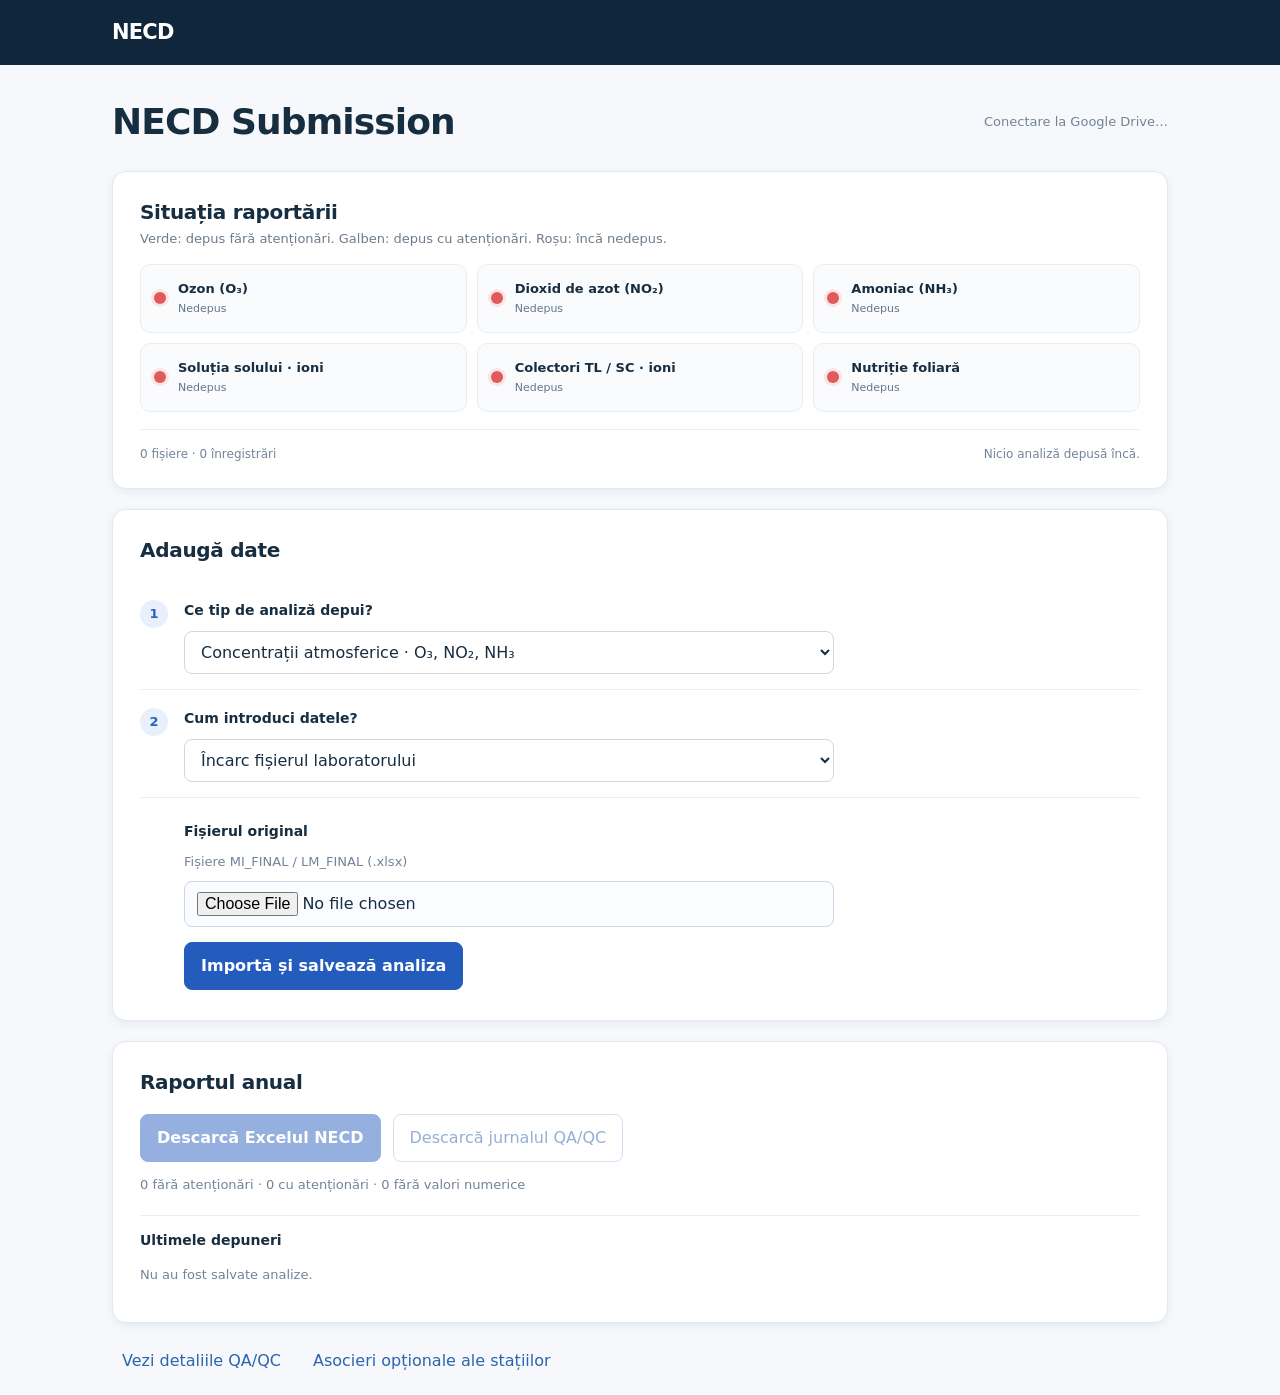
<file: index.html>
<!doctype html>
<html lang="ro">
<head><meta charset="utf-8"><meta name="viewport" content="width=device-width, initial-scale=1"><meta name="color-scheme" content="light"><title>NECD Submission</title>
<link rel="stylesheet" href="style.css"><script defer src="vendor/jszip.min.js"></script><script defer src="engine.js"></script><script defer src="drive-cloud.js"></script></head>
<body>
<header><div class="layout navbar"><b class="logo">NECD</b></div></header>
<main class="layout">
 <div class="hero"><h1>NECD Submission</h1><span id="cloudState" class="muted" aria-live="polite">Conectare la Google Drive…</span></div>
 <div id="message" role="status" aria-live="polite"></div>
 <section class="panel cloud"><div class="panel-head"><div><h2>Spațiu de lucru</h2><p>Raport unic, salvat în GitHub privat și accesibil de pe mai multe calculatoare.</p></div><small>Google Drive</small></div>
 <form id="connectForm" class="cloud-form"><label class="token"><span>Token de acces</span><input type="password" id="gitToken" required placeholder="github_pat_…" autocomplete="off"></label><button type="submit" class="primary">Conectează</button></form>
 <div id="online" hidden><div class="cloud-actions"><span class="saved"><i class="dot ok"></i> Conectat la arhiva privată</span><button id="refreshBtn" class="quiet">Sincronizează</button><button id="onlineReportBtn" class="quiet">Descarcă raportul salvat</button><button id="disconnectBtn" class="quiet">Deconectează</button></div></div>
 
 </section>
 <section class="panel progress"><div class="panel-head"><div><h2>Situația raportării</h2><p>Verde: depus fără atenționări. Galben: depus cu atenționări. Roșu: încă nedepus.</p></div></div><div id="traffic" class="traffic"></div><div class="recap"><span id="sourceCount">0 fișiere · 0 înregistrări</span><span id="savedInfo">Nicio analiză depusă încă.</span></div></section>
 <section class="panel entry"><div class="panel-head"><div><h2>Adaugă date</h2></div></div>
 <div class="step"><span class="step-num">1</span><div class="step-content"><h3>Ce tip de analiză depui?</h3><select id="category" aria-label="Tipul analizei"></select></div></div>
 <div class="step"><span class="step-num">2</span><div class="step-content"><h3>Cum introduci datele?</h3><select id="entryMethod"><option value="file">Încarc fișierul laboratorului</option><option value="manual">Introduc valorile manual</option></select></div></div>
 <div id="entryFile" class="entry-mode"><h3>Fișierul original</h3><p id="fileHint" class="muted"></p><input type="file" id="labFile" accept=".xlsx"><div class="actions"><button id="importBtn" class="primary" type="button">Importă și salvează analiza</button></div></div>
 <div id="entryManual" class="entry-mode" hidden><form id="manualForm"><label><span>Analiza</span><select id="manualType"></select></label><div class="form-grid"><label><span>Stație / plot</span><select id="manualSite" name="site" required><option value="">Se încarcă stațiile…</option></select></label></div><div id="manualFields" class="form-grid"></div><div class="actions"><button id="manualSubmit" type="submit" class="primary">Salvează înregistrarea</button></div></form></div>
 </section>
 <section class="panel reports"><div class="panel-head"><div><h2>Raportul anual</h2></div></div><div class="actions"><button id="exportBtn" class="primary">Descarcă Excelul NECD</button><button id="csvBtn" class="secondary">Descarcă jurnalul QA/QC</button></div><p id="qualitySummary" class="muted"></p><div class="recent"><h3>Ultimele depuneri</h3><div id="importList"></div></div></section>
 <div class="more"><button type="button" id="detailsBtn" class="linkbtn">Vezi detaliile QA/QC</button><button type="button" id="siteMapToggle" class="linkbtn">Asocieri opționale ale stațiilor</button></div>
 <section id="details" class="panel advanced" hidden><h2>Atenționări</h2><p class="muted">Atenționările sunt informative și nu împiedică salvarea. Valorile-sursă nu sunt recalculate.</p><div id="warnings"></div></section><section id="siteMapPanel" class="panel advanced" hidden></section>
</main>

</body></html>
</file>
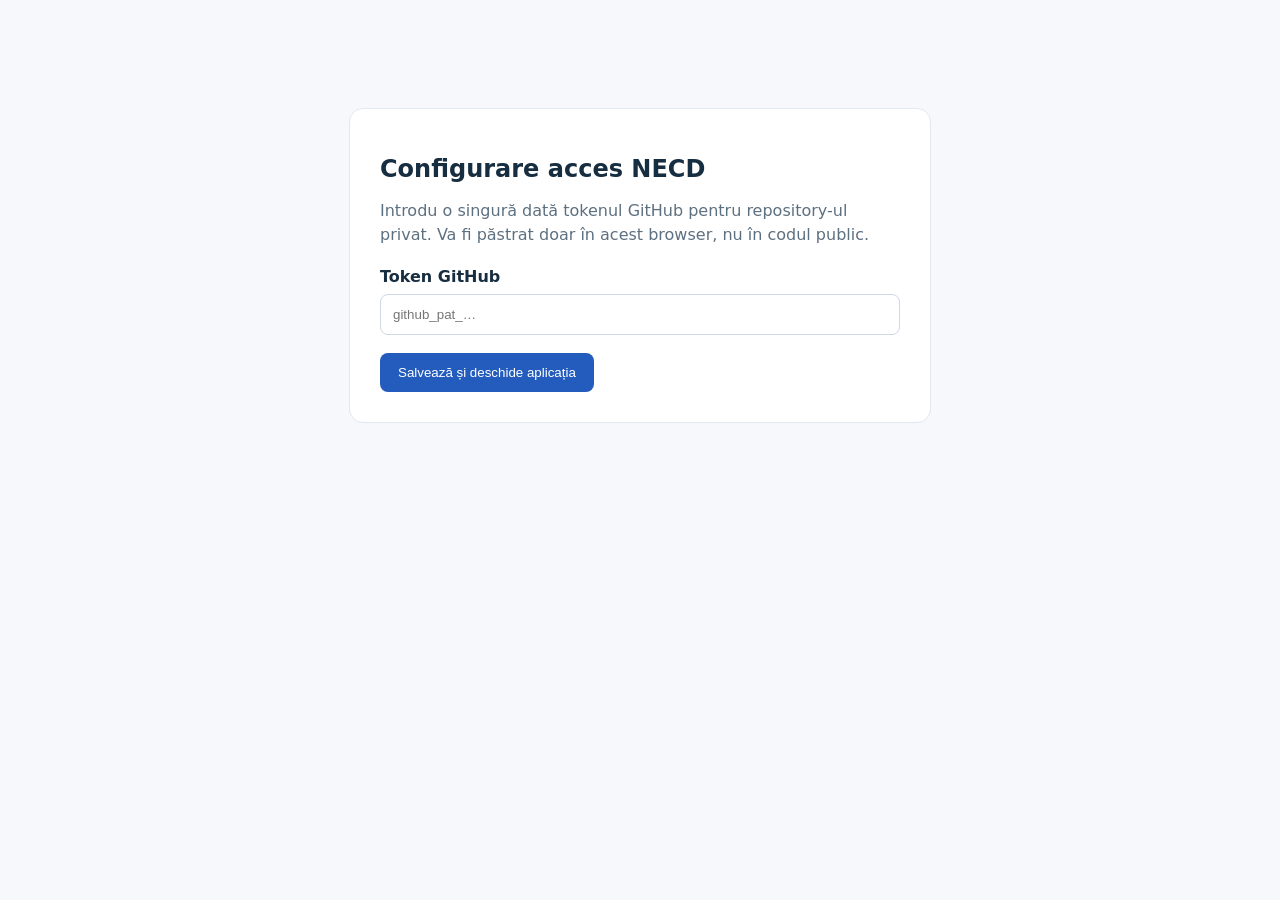
<file: config.html>
<!doctype html>
<html lang="ro">
<head><meta charset="utf-8"><meta name="viewport" content="width=device-width, initial-scale=1"><title>NECD · Configurare acces</title>
<style>body{font-family:system-ui,sans-serif;background:#f6f8fb;color:#172d40;margin:0}.wrap{max-width:520px;margin:12vh auto;padding:30px;background:white;border:1px solid #e1e8f0;border-radius:14px}h1{font-size:24px}p{line-height:1.5;color:#5d7080}label{display:block;margin:20px 0 8px;font-weight:600}input{width:100%;box-sizing:border-box;padding:12px;border:1px solid #ccd8e5;border-radius:8px}button{margin-top:18px;padding:12px 18px;background:#245cbd;color:white;border:0;border-radius:8px;cursor:pointer}.error{color:#a52525}</style></head>
<body><main class="wrap"><h1>Configurare acces NECD</h1><p>Introdu o singură dată tokenul GitHub pentru repository-ul privat. Va fi păstrat doar în acest browser, nu în codul public.</p><p id="msg" class="error"></p><form id="form"><label for="token">Token GitHub</label><input id="token" type="password" required autocomplete="off" placeholder="github_pat_…"><button type="submit">Salvează și deschide aplicația</button></form></main>
<script>
const key='necd-v4-access-token';
if(new URLSearchParams(location.search).has('invalid'))document.getElementById('msg').textContent='Tokenul anterior a fost respins de GitHub (401). Creează unul nou și introdu-l aici.';
document.getElementById('form').addEventListener('submit',e=>{
 e.preventDefault();const token=document.getElementById('token').value.trim();
 if(!token){document.getElementById('msg').textContent='Introdu tokenul.';return;}
 localStorage.setItem(key,token);location.replace('index.html');
});
</script></body></html>
</file>
<file: style.css>
:root{font-family:Inter,system-ui,-apple-system,BlinkMacSystemFont,'Segoe UI',sans-serif;color:#172d40;background:#f6f8fb;line-height:1.5}*{box-sizing:border-box}body{margin:0}header{background:#10263b;color:#fff}header .layout{height:65px;display:flex;align-items:center;justify-content:space-between}.layout{max-width:1100px;margin:auto;padding:0 22px}.logo{font-size:21px;letter-spacing:-.8px}.logo span{font-weight:400;color:#b8cbe0}.subhead{font-size:13px;color:#cad8e6}.hero{display:flex;justify-content:space-between;align-items:center;padding:42px 0 28px;gap:15px}.hero h1{font-size:clamp(25px,4vw,36px);letter-spacing:-.9px;margin:2px 0 6px}.hero p:last-child{color:#617489;margin:0}.eyebrow{font-size:11px;letter-spacing:2px;color:#3371b4;font-weight:750;margin:0}.year{white-space:nowrap;font-size:13px;padding:8px 15px;background:#e7effb;border-radius:30px;color:#245dac}.panel{background:#fff;border:1px solid #e1e8f0;border-radius:14px;padding:25px 27px;margin:0 0 20px;box-shadow:0 3px 10px #142e4610}.panel-head{display:flex;justify-content:space-between;align-items:flex-start;gap:16px;margin-bottom:15px}.panel-head h2{margin:0 0 2px;font-size:20px;letter-spacing:-.3px}.panel-head p{font-size:13px;color:#6d7c8b;margin:0}.panel-head small{font-size:12px;color:#8b6a27}#cloudState[data-ok=true]{color:#287755}input,select{font:inherit;color:inherit;background:white;border:1px solid #cdd8e4;border-radius:8px;padding:10px 12px;min-width:0}input:focus,select:focus{outline:2px solid #aacafa;outline-offset:1px}select{cursor:pointer}label{display:flex;flex-direction:column;gap:5px;font-size:13px;font-weight:600}label>span{font-size:12px;color:#556b7b}.cloud-form{display:grid;grid-template-columns:1fr 1fr 1.4fr auto;align-items:end;gap:11px}.cloud-form input{width:100%}button{font:inherit;cursor:pointer;border-radius:8px;padding:11px 16px;white-space:nowrap}.primary{border:1px solid #245cbd;background:#245cbd;color:#fff;font-weight:650}.primary:hover{background:#184994}.primary:disabled,.secondary:disabled{opacity:.48;cursor:not-allowed}.secondary{background:#fff;border:1px solid #a6bce2;color:#2258ab}.quiet,.linkbtn{background:transparent;border:0;color:#2b65b0;padding:6px 10px}.cloud-actions{display:flex;gap:12px;align-items:center;flex-wrap:wrap}.saved{margin-right:auto;font-size:13px;font-weight:650;color:#2d7956}.help{margin-top:17px;font-size:12px;color:#607080}.help summary{cursor:pointer}.help code{font-size:11px}.help a{color:#2560a8}.year-input{white-space:nowrap}.year-input input{width:115px}.traffic{display:grid;grid-template-columns:repeat(3,1fr);gap:10px}.traffic-item{display:flex;gap:12px;align-items:center;padding:14px 13px;background:#f9fbfd;border:1px solid #e8edf3;border-radius:10px;min-height:66px}.traffic-item>div{min-width:0}.traffic-item b{display:block;font-size:13px}.traffic-item small{display:block;font-size:11px;color:#64768a;margin-top:3px}.dot{display:inline-block;flex-shrink:0;width:12px;height:12px;border-radius:50%;background:#db5555;box-shadow:0 0 0 3px #f7e5e5}.dot.ok{background:#35ad76;box-shadow:0 0 0 3px #e0f6e9}.dot.warning{background:#eab343;box-shadow:0 0 0 3px #fbf0d6}.dot.missing{background:#df5b5b;box-shadow:0 0 0 3px #fbe4e4}.recap{border-top:1px solid #e9eef4;margin-top:17px;padding-top:15px;display:flex;gap:20px;justify-content:space-between;font-size:12px;color:#73849a}.step{display:flex;gap:16px;padding:18px 0 15px;border-bottom:1px solid #e9eef4}.step-num{background:#e8f0fc;color:#2863bb;border-radius:50%;height:28px;width:28px;display:grid;place-items:center;font-weight:700;font-size:13px;flex-shrink:0}.step-content{flex:1}.step h3,.entry-mode h3{font-size:14px;margin:0 0 10px}.step select{width:100%;max-width:650px}.entry-mode{padding:23px 0 0 44px}.entry-mode>input{width:100%;max-width:650px;background:#fafcff}.entry-mode p{margin:0 0 10px}.actions{display:flex;align-items:center;gap:12px;flex-wrap:wrap;margin:15px 0 5px}.form-grid{display:grid;grid-template-columns:repeat(3,minmax(0,1fr));gap:12px;margin:14px 0}.form-grid input,.form-grid select{width:100%}#manualForm>label{max-width:650px}#manualForm>label select{width:100%}.input-error{color:#b72d2d;font-weight:400}.invalid{border-color:#b72d2d}.muted{color:#73849a;font-size:13px}.small{font-size:11px}.recent{margin-top:20px;border-top:1px solid #e7edf5}.recent h3{font-size:14px}.submission{padding:9px 0;border-bottom:1px solid #eef2f6;display:flex;gap:15px;justify-content:space-between}.submission b{font-size:13px}.submission small{font-size:12px;color:#7b8b9a}.more{display:flex;gap:12px;margin:0 0 16px}.advanced .warning-line{padding:10px 0;border-bottom:1px solid #edf1f5;font-size:12px}.warning-line span{font-weight:650;display:block}.warning-line small{display:block;color:#976626}.advanced label{padding:10px 0}.advanced select{width:100%;max-width:580px}#message{font-size:13px;border-radius:9px;padding:0;min-height:0}#message:not(:empty){margin:0 0 16px;padding:12px 15px;border:1px solid #c9dbf0;background:#eef5fd;color:#34577f}#message[data-level=ok]:not(:empty){border-color:#c1e6d5;background:#ebf8f1;color:#216a48}#message[data-level=error]:not(:empty){border-color:#f0c7c7;background:#fff2f2;color:#9c2d2d}footer{font-size:12px;color:#7b8797;text-align:center;padding:20px 0 35px}@media(max-width:800px){.cloud-form{grid-template-columns:1fr 1fr}.traffic{grid-template-columns:repeat(2,1fr)}.form-grid{grid-template-columns:repeat(2,1fr)}}@media(max-width:540px){.hero{display:block}.year{display:inline-block;margin-top:16px}.layout{padding:0 13px}.panel{padding:18px}.cloud-form{grid-template-columns:1fr}.traffic,.form-grid{grid-template-columns:1fr}.entry-mode{padding-left:0}.recap{display:block}.recap span{display:block;margin:6px 0}.step{gap:10px}.more{display:block}button{white-space:normal}}

/* NECD Submission: compact single-token connection and simplified hero */
.cloud-form{grid-template-columns:minmax(200px,420px) auto;justify-content:start}.hero{padding:30px 0 22px}.hero h1{margin:0}@media(max-width:540px){.cloud-form{grid-template-columns:1fr}}

/* Mockup uses automatic repository connection. */
.panel.cloud{display:none}
</file>
